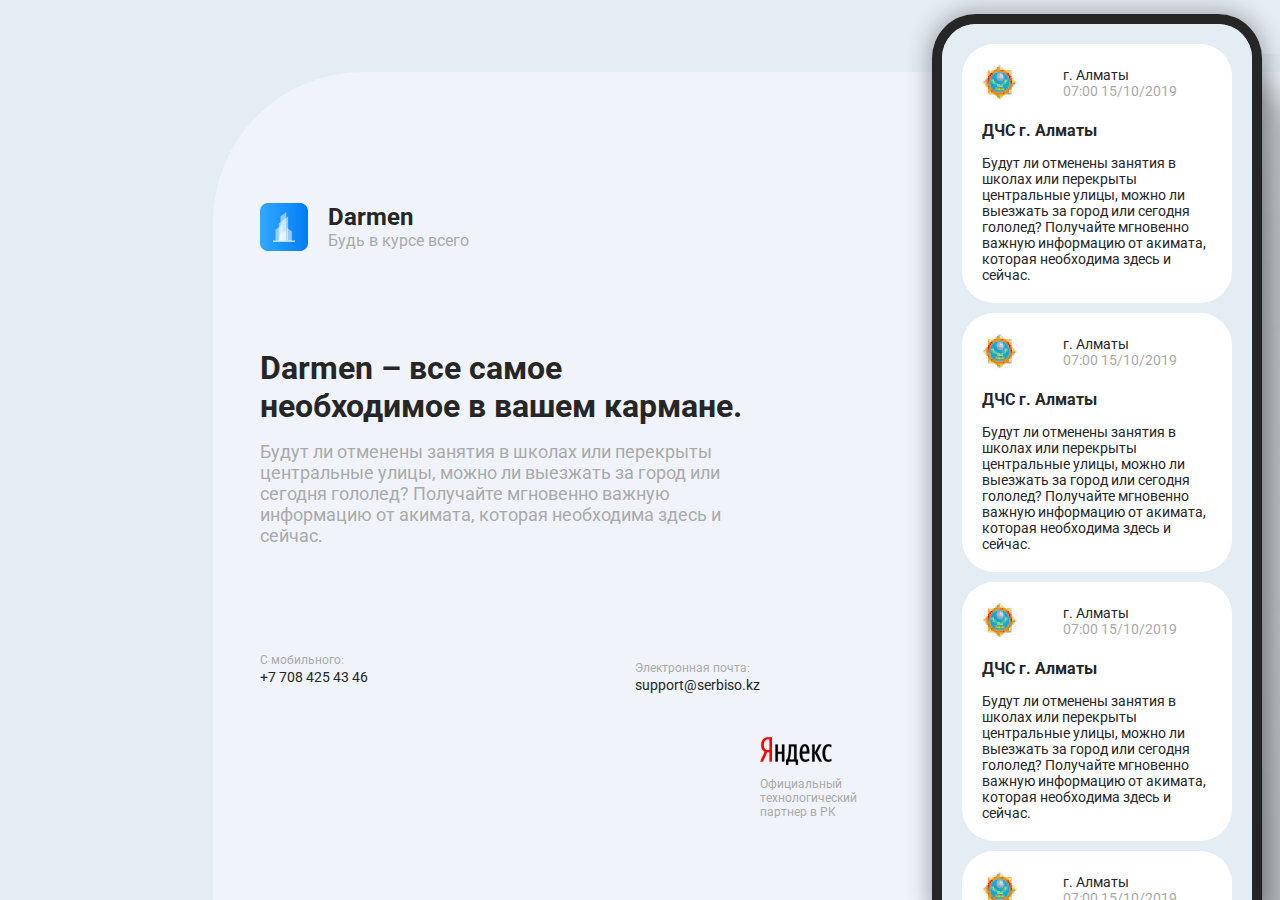
<file: epicentr-mob/index.html>
<!DOCTYPE html>
<html>
<head>
	<meta charset="UTF-8">
	<meta name="viewport" content="width=device-width, initial-scale=1.0">
	<meta http-equiv="X-UA-Compatible" content="ie=edge">
	<title>Epicentr</title>
	<link href="https://fonts.googleapis.com/css?family=Roboto:400,500,700&display=swap" rel="stylesheet"> 
	<link rel="stylesheet" type="text/css" href="css/styles.css" />
</head>
<body>
	<section>
		<div class="wrapper"></div>
		<div class="container">
			<div class="outer">
				<div class="info_box">
					<div class="info_box__logo_box">
						<div class="info_box__logo_box__img_box">
							<img class="info_box__logo_box__img_box__img" src="img/logo-x2.png" alt="logo-img">
						</div>
						<div class="info_box__logo_box__title_box">
							<p class="info_box__logo_box__title_box__title">Darmen</p>
							<p class="info_box__logo_box__title_box__text">Будь в курсе всего</p>
						</div>
					</div>
					<div class="info_box__title_box">
						<div class="info_box__title_box__inner">
							<p class="info_box__title_box__title">Darmen – все самое необходимое в вашем кармане.</p>
						</div>
						<div class="info_box__title_box__inner">
							<p class="info_box__title_box__text">Будут ли отменены занятия в школах или перекрыты центральные улицы, можно ли выезжать за город или сегодня гололед? Получайте мгновенно важную информацию от акимата, которая необходима здесь и сейчас.</p>
						</div>
					</div>
					<div class="info_box__contacts_box">
						<div class="info_box__contacts_box__inner">
							<p class="info_box__contacts_box__text">С мобильного:</p>
							<a class="info_box__contacts_box__link" href="tel:+77084254346">
								<p class="info_box__contacts_box__text info_box__contacts_box__text__link">+7 708 425 43 46</p>
							</a>
						</div>
						<div class="info_box__contacts_box__inner">
							<p class="info_box__contacts_box__text">Электронная почта:</p>
							<a class="info_box__contacts_box__link" href="mailto:support@serbiso.kz">
								<p class="info_box__contacts_box__text info_box__contacts_box__text__link">support@serbiso.kz</p>
							</a>
						</div>
					</div>
				</div>
				<div class="partner_box">
					<div class="partner_box__inner">
						<img class="partner_box__img" src="img/yandex-x2.png" alt="yandex-img">
						<p class="partner_box__text">Официальный технологический партнер в РК</p>
					</div>
				</div>
				<div class="messages_box">
					<div class="messages_box__inner">
						<div class="messages_box__outer">
							<div class="messages_box__outer__img_box">
								<div class="messages_box__outer__img_box__img"></div>
							</div>
						</div>
						<div class="messages_box__chat_box">
							<div class="messages_box__text_box">
								<div class="messages_box__text_box__logo_box">
									<div class="messages_box__text_box__logo_box__img_box">
										<img class="messages_box__text_box__logo_box__img_box__img" src="img/badge-x2.png" alt="logo-pin">
									</div>
									<div class="messages_box__text_box__logo_box__info_box">
										<p class="messages_box__text_box__logo_box__info_box__text messages_box__text_box__logo_box__info_box__text--city">г. Алматы</p>
										<p class="messages_box__text_box__logo_box__info_box__text messages_box__text_box__logo_box__info_box__text--date">07:00 15/10/2019</p>
									</div>
								</div>
								<div class="messages_box__text_box__title">ДЧС г. Алматы</div>
								<div class="messages_box__text_box__text">Будут ли отменены занятия в школах или перекрыты центральные улицы, можно ли выезжать за город или сегодня гололед? Получайте мгновенно важную информацию от акимата, которая необходима здесь и сейчас.</div>
							</div>
							<div class="messages_box__text_box">
								<div class="messages_box__text_box__logo_box">
									<div class="messages_box__text_box__logo_box__img_box">
										<img class="messages_box__text_box__logo_box__img_box__img" src="img/badge-x2.png" alt="logo-pin">
									</div>
									<div class="messages_box__text_box__logo_box__info_box">
										<p class="messages_box__text_box__logo_box__info_box__text messages_box__text_box__logo_box__info_box__text--city">г. Алматы</p>
										<p class="messages_box__text_box__logo_box__info_box__text messages_box__text_box__logo_box__info_box__text--date">07:00 15/10/2019</p>
									</div>
								</div>
								<div class="messages_box__text_box__title">ДЧС г. Алматы</div>
								<div class="messages_box__text_box__text">Будут ли отменены занятия в школах или перекрыты центральные улицы, можно ли выезжать за город или сегодня гололед? Получайте мгновенно важную информацию от акимата, которая необходима здесь и сейчас.</div>
							</div>
							<div class="messages_box__text_box">
								<div class="messages_box__text_box__logo_box">
									<div class="messages_box__text_box__logo_box__img_box">
										<img class="messages_box__text_box__logo_box__img_box__img" src="img/badge-x2.png" alt="logo-pin">
									</div>
									<div class="messages_box__text_box__logo_box__info_box">
										<p class="messages_box__text_box__logo_box__info_box__text messages_box__text_box__logo_box__info_box__text--city">г. Алматы</p>
										<p class="messages_box__text_box__logo_box__info_box__text messages_box__text_box__logo_box__info_box__text--date">07:00 15/10/2019</p>
									</div>
								</div>
								<div class="messages_box__text_box__title">ДЧС г. Алматы</div>
								<div class="messages_box__text_box__text">Будут ли отменены занятия в школах или перекрыты центральные улицы, можно ли выезжать за город или сегодня гололед? Получайте мгновенно важную информацию от акимата, которая необходима здесь и сейчас.</div>
							</div>
							<div class="messages_box__text_box">
								<div class="messages_box__text_box__logo_box">
									<div class="messages_box__text_box__logo_box__img_box">
										<img class="messages_box__text_box__logo_box__img_box__img" src="img/badge-x2.png" alt="logo-pin">
									</div>
									<div class="messages_box__text_box__logo_box__info_box">
										<p class="messages_box__text_box__logo_box__info_box__text messages_box__text_box__logo_box__info_box__text--city">г. Алматы</p>
										<p class="messages_box__text_box__logo_box__info_box__text messages_box__text_box__logo_box__info_box__text--date">07:00 15/10/2019</p>
									</div>
								</div>
								<div class="messages_box__text_box__title">ДЧС г. Алматы</div>
								<div class="messages_box__text_box__text">Будут ли отменены занятия в школах или перекрыты центральные улицы, можно ли выезжать за город или сегодня гололед? Получайте мгновенно важную информацию от акимата, которая необходима здесь и сейчас.</div>
							</div>
							<div class="messages_box__text_box">
								<div class="messages_box__text_box__logo_box">
									<div class="messages_box__text_box__logo_box__img_box">
										<img class="messages_box__text_box__logo_box__img_box__img" src="img/badge-x2.png" alt="logo-pin">
									</div>
									<div class="messages_box__text_box__logo_box__info_box">
										<p class="messages_box__text_box__logo_box__info_box__text messages_box__text_box__logo_box__info_box__text--city">г. Алматы</p>
										<p class="messages_box__text_box__logo_box__info_box__text messages_box__text_box__logo_box__info_box__text--date">07:00 15/10/2019</p>
									</div>
								</div>
								<div class="messages_box__text_box__title">ДЧС г. Алматы</div>
								<div class="messages_box__text_box__text">Будут ли отменены занятия в школах или перекрыты центральные улицы, можно ли выезжать за город или сегодня гололед? Получайте мгновенно важную информацию от акимата, которая необходима здесь и сейчас.</div>
							</div>
							<div class="messages_box__text_box">
								<div class="messages_box__text_box__logo_box">
									<div class="messages_box__text_box__logo_box__img_box">
										<img class="messages_box__text_box__logo_box__img_box__img" src="img/badge-x2.png" alt="logo-pin">
									</div>
									<div class="messages_box__text_box__logo_box__info_box">
										<p class="messages_box__text_box__logo_box__info_box__text messages_box__text_box__logo_box__info_box__text--city">г. Алматы</p>
										<p class="messages_box__text_box__logo_box__info_box__text messages_box__text_box__logo_box__info_box__text--date">07:00 15/10/2019</p>
									</div>
								</div>
								<div class="messages_box__text_box__title">ДЧС г. Алматы</div>
								<div class="messages_box__text_box__text">Будут ли отменены занятия в школах или перекрыты центральные улицы, можно ли выезжать за город или сегодня гололед? Получайте мгновенно важную информацию от акимата, которая необходима здесь и сейчас.</div>
							</div>
							<div class="messages_box__text_box">
								<div class="messages_box__text_box__logo_box">
									<div class="messages_box__text_box__logo_box__img_box">
										<img class="messages_box__text_box__logo_box__img_box__img" src="img/badge-x2.png" alt="logo-pin">
									</div>
									<div class="messages_box__text_box__logo_box__info_box">
										<p class="messages_box__text_box__logo_box__info_box__text messages_box__text_box__logo_box__info_box__text--city">г. Алматы</p>
										<p class="messages_box__text_box__logo_box__info_box__text messages_box__text_box__logo_box__info_box__text--date">07:00 15/10/2019</p>
									</div>
								</div>
								<div class="messages_box__text_box__title">ДЧС г. Алматы</div>
								<div class="messages_box__text_box__text">Будут ли отменены занятия в школах или перекрыты центральные улицы, можно ли выезжать за город или сегодня гололед? Получайте мгновенно важную информацию от акимата, которая необходима здесь и сейчас.</div>
							</div>
							<div class="messages_box__text_box">
								<div class="messages_box__text_box__logo_box">
									<div class="messages_box__text_box__logo_box__img_box">
										<img class="messages_box__text_box__logo_box__img_box__img" src="img/badge-x2.png" alt="logo-pin">
									</div>
									<div class="messages_box__text_box__logo_box__info_box">
										<p class="messages_box__text_box__logo_box__info_box__text messages_box__text_box__logo_box__info_box__text--city">г. Алматы</p>
										<p class="messages_box__text_box__logo_box__info_box__text messages_box__text_box__logo_box__info_box__text--date">07:00 15/10/2019</p>
									</div>
								</div>
								<div class="messages_box__text_box__title">ДЧС г. Алматы</div>
								<div class="messages_box__text_box__text">Будут ли отменены занятия в школах или перекрыты центральные улицы, можно ли выезжать за город или сегодня гололед? Получайте мгновенно важную информацию от акимата, которая необходима здесь и сейчас.</div>
							</div>
						</div>
					</div>
				</div>
			</div>
		</div>
	</section>
	
	<script src="js/script.js"></script>
</body>
</html>
</file>
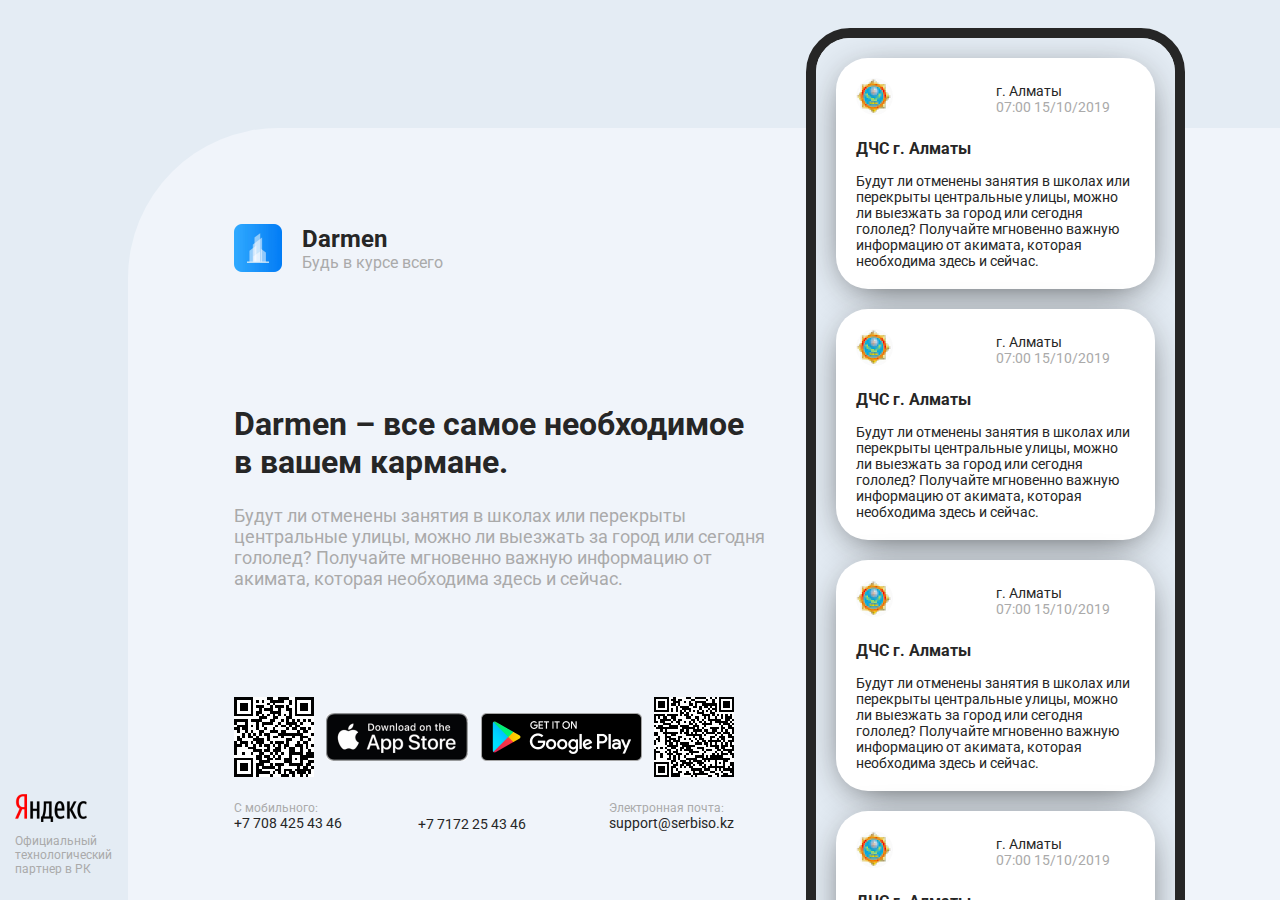
<file: epicentr/index.html>
<!DOCTYPE html>
<html>
<head>
	<meta charset="UTF-8">
	<meta name="viewport" content="width=device-width, initial-scale=1.0">
	<meta http-equiv="X-UA-Compatible" content="ie=edge">
	<title>Epicentr</title>
	<link href="https://fonts.googleapis.com/css?family=Roboto:400,500,700&display=swap" rel="stylesheet"> 
	<link rel="stylesheet" type="text/css" href="css/styles.css" />
</head>
<body>
	<section>
		<div class="container">
			<div class="wrapper">
				<div class="wrapper__partner">
					<div class="wrapper__partner__inner">
						<img class="wrapper__partner__inner__img" src="img/yandex-x2.png" alt="yandex-img">
						<p class="wrapper__partner__inner__text">Официальный технологический партнер в РК</p>
					</div>
				</div>
				<div class="wrapper__info">
					<div class="wrapper__info_box">
						<div class="wrapper__info_box__outer">
							<div class="wrapper__info_box__outer__logo_box">
								<div class="wrapper__info_box__outer__logo_box__inner">
									<img class="wrapper__info_box__outer__logo_box__inner__img" src="img/logo-x2.png" alt="logo-img">
								</div>
								<div class="wrapper__info_box__outer__logo_box__inner">
									<p class="wrapper__info_box__outer__logo_box__inner__title">Darmen</p>
									<p class="wrapper__info_box__outer__logo_box__inner__text">Будь в курсе всего</p>
								</div>
							</div>
							<div class="wrapper__info_box__outer__title_box">
								<div class="wrapper__info_box__outer__title_box__inner">
									<p class="wrapper__info_box__outer__title_box__inner__text">Darmen – все самое необходимое в вашем кармане.</p>
								</div>
								<div class="wrapper__info_box__outer__title_box__text_box">
									<p class="wrapper__info_box__outer__title_box__text_box__text">Будут ли отменены занятия в школах или перекрыты центральные улицы, можно ли выезжать за город или сегодня гололед? Получайте мгновенно важную информацию от акимата, которая необходима здесь и сейчас.</p>
								</div>
							</div>
							<div class="wrapper__info_box__outer__pad_box">
								<div class="wrapper__info_box__outer__buttons_box">
									<div class="wrapper__info_box__outer__buttons_box__inner">
										<img class="wrapper__info_box__outer__buttons_box__inner__img wrapper__info_box__outer__buttons_box__inner__img--qr" src="img/qr-code-appstore.svg" alt="qr-code-appstore">
									</div>
									<div class="wrapper__info_box__outer__buttons_box__inner">
										<a href="https://apps.apple.com/us/app/serbiso/id1293220771" target="_blank">
											<img class="wrapper__info_box__outer__buttons_box__inner__img wrapper__info_box__outer__buttons_box__inner__img--app" src="img/app-store-x2.png" alt="appstore-img">
										</a>
									</div>
									<div class="wrapper__info_box__outer__buttons_box__inner">
										<a href="https://play.google.com/store/apps/details?id=com.sannacode.android.serbiso&hl=ru" target="_blank">
											<img class="wrapper__info_box__outer__buttons_box__inner__img wrapper__info_box__outer__buttons_box__inner__img--goo" src="img/google-play-x2.png" alt="googleplay-img">
										</a>
									</div>
									<div class="wrapper__info_box__outer__buttons_box__inner">
										<img class="wrapper__info_box__outer__buttons_box__inner__img wrapper__info_box__outer__buttons_box__inner__img--qr" src="img/qr-code-googleplay.svg" alt="qr-code-googleplay">
									</div>
								</div>
								<div class="wrapper__info_box__outer__contacts_box">
									<div class="wrapper__info_box__outer__contacts_box__inner">
										<p class="wrapper__info_box__outer__contacts_box__inner__text wrapper__info_box__outer__contacts_box__inner__text--title">С мобильного:</p>
										<p class="wrapper__info_box__outer__contacts_box__inner__text wrapper__info_box__outer__contacts_box__inner__text--info">+7 708 425 43 46</p>
									</div>
									<div class="wrapper__info_box__outer__contacts_box__inner">
										<p class="wrapper__info_box__outer__contacts_box__inner__text wrapper__info_box__outer__contacts_box__inner__text--info">+7 7172 25 43 46</p>
									</div>
									<div class="wrapper__info_box__outer__contacts_box__inner">
										<p class="wrapper__info_box__outer__contacts_box__inner__text wrapper__info_box__outer__contacts_box__inner__text--title">Электронная почта:</p>
										<p class="wrapper__info_box__outer__contacts_box__inner__text wrapper__info_box__outer__contacts_box__inner__text--info">support@serbiso.kz</p>
									</div>
								</div>
							</div>
						</div>
					</div>
					<div class="messages_box">
						<div class="messages_box__outer">
							<div class="messages_box__outer__inner">
								<div class="messages_box__outer__inner__logo">
									<div class="messages_box__outer__inner__logo__img_box">
										<img class="messages_box__outer__inner__logo__img_box__img" src="img/badge-x2.png" alt="logo-pin">
									</div>
									<div class="messages_box__outer__inner__logo__info">
										<p class="messages_box__outer__inner__logo__info__city">г. Алматы</p>
										<p class="messages_box__outer__inner__logo__info__date">07:00 15/10/2019</p>
									</div>
								</div>
								<div class="messages_box__outer__inner__title">ДЧС г. Алматы</div>
								<div class="messages_box__outer__inner__text">Будут ли отменены занятия в школах или перекрыты центральные улицы, можно ли выезжать за город или сегодня гололед? Получайте мгновенно важную информацию от акимата, которая необходима здесь и сейчас.</div>
							</div>
							<div class="messages_box__outer__inner">
								<div class="messages_box__outer__inner__logo">
									<div class="messages_box__outer__inner__logo__img_box">
										<img class="messages_box__outer__inner__logo__img_box__img" src="img/badge-x2.png" alt="logo-pin">
									</div>
									<div class="messages_box__outer__inner__logo__info">
										<p class="messages_box__outer__inner__logo__info__city">г. Алматы</p>
										<p class="messages_box__outer__inner__logo__info__date">07:00 15/10/2019</p>
									</div>
								</div>
								<div class="messages_box__outer__inner__title">ДЧС г. Алматы</div>
								<div class="messages_box__outer__inner__text">Будут ли отменены занятия в школах или перекрыты центральные улицы, можно ли выезжать за город или сегодня гололед? Получайте мгновенно важную информацию от акимата, которая необходима здесь и сейчас.</div>
							</div>
							<div class="messages_box__outer__inner">
								<div class="messages_box__outer__inner__logo">
									<div class="messages_box__outer__inner__logo__img_box">
										<img class="messages_box__outer__inner__logo__img_box__img" src="img/badge-x2.png" alt="logo-pin">
									</div>
									<div class="messages_box__outer__inner__logo__info">
										<p class="messages_box__outer__inner__logo__info__city">г. Алматы</p>
										<p class="messages_box__outer__inner__logo__info__date">07:00 15/10/2019</p>
									</div>
								</div>
								<div class="messages_box__outer__inner__title">ДЧС г. Алматы</div>
								<div class="messages_box__outer__inner__text">Будут ли отменены занятия в школах или перекрыты центральные улицы, можно ли выезжать за город или сегодня гололед? Получайте мгновенно важную информацию от акимата, которая необходима здесь и сейчас.</div>
							</div>
							<div class="messages_box__outer__inner">
								<div class="messages_box__outer__inner__logo">
									<div class="messages_box__outer__inner__logo__img_box">
										<img class="messages_box__outer__inner__logo__img_box__img" src="img/badge-x2.png" alt="logo-pin">
									</div>
									<div class="messages_box__outer__inner__logo__info">
										<p class="messages_box__outer__inner__logo__info__city">г. Алматы</p>
										<p class="messages_box__outer__inner__logo__info__date">07:00 15/10/2019</p>
									</div>
								</div>
								<div class="messages_box__outer__inner__title">ДЧС г. Алматы</div>
								<div class="messages_box__outer__inner__text">Будут ли отменены занятия в школах или перекрыты центральные улицы, можно ли выезжать за город или сегодня гололед? Получайте мгновенно важную информацию от акимата, которая необходима здесь и сейчас.</div>
							</div>
							<div class="messages_box__outer__inner">
								<div class="messages_box__outer__inner__logo">
									<div class="messages_box__outer__inner__logo__img_box">
										<img class="messages_box__outer__inner__logo__img_box__img" src="img/badge-x2.png" alt="logo-pin">
									</div>
									<div class="messages_box__outer__inner__logo__info">
										<p class="messages_box__outer__inner__logo__info__city">г. Алматы</p>
										<p class="messages_box__outer__inner__logo__info__date">07:00 15/10/2019</p>
									</div>
								</div>
								<div class="messages_box__outer__inner__title">ДЧС г. Алматы</div>
								<div class="messages_box__outer__inner__text">Будут ли отменены занятия в школах или перекрыты центральные улицы, можно ли выезжать за город или сегодня гололед? Получайте мгновенно важную информацию от акимата, которая необходима здесь и сейчас.</div>
							</div>
							<div class="messages_box__outer__inner">
								<div class="messages_box__outer__inner__logo">
									<div class="messages_box__outer__inner__logo__img_box">
										<img class="messages_box__outer__inner__logo__img_box__img" src="img/badge-x2.png" alt="logo-pin">
									</div>
									<div class="messages_box__outer__inner__logo__info">
										<p class="messages_box__outer__inner__logo__info__city">г. Алматы</p>
										<p class="messages_box__outer__inner__logo__info__date">07:00 15/10/2019</p>
									</div>
								</div>
								<div class="messages_box__outer__inner__title">ДЧС г. Алматы</div>
								<div class="messages_box__outer__inner__text">Будут ли отменены занятия в школах или перекрыты центральные улицы, можно ли выезжать за город или сегодня гололед? Получайте мгновенно важную информацию от акимата, которая необходима здесь и сейчас.</div>
							</div>
						</div>
					</div>
				</div>
			</div>
		</div>
	</section>
	
	<script src="js/script.js"></script>
</body>
</html>
</file>
<file: epicentr-mob/css/styles.css>
* {
	margin: 0;
	padding: 0;
}

body {
	background: #E4ECF4;
}
section {
	overflow: hidden;
}
.wrapper {
	width: calc(100% - 2%);
	/*height: calc(100% - 2%);*/
	position: absolute;
	top: 2%;
	left: 2%;
	background: #F0F4FA;
	border-radius: 64px 0px 0px 0px;
	z-index: -1;
}
.container {
	width: 100%;
	/*height: 100%;*/
	margin: 0 auto;
}
.outer {
	width: 100%;
	height: 100%;
	margin-top: 40px;
	display: flex;
	flex-direction: column;
}


.partner_box--desk {
	display: none;
}

.info_box {
	width: 100%;
	display: flex;
	flex-direction: column;
}

/*info-box logo-box*/
.info_box__logo_box {
	margin: 0 auto;
	display: flex;
	align-items: center;
}
.info_box__logo_box__img_box {
	display: flex;
}
.info_box__logo_box__img_box__img {
	width: 40px;
	height: 40px;
}
.info_box__logo_box__title_box {
	margin-left: 16px;
}
.info_box__logo_box__title_box__title {
	font-family: 'Roboto', sans-serif;
	font-size: 18px;
	font-weight: 700;
	color: #262626;
}
.info_box__logo_box__title_box__text {
	font-family: 'Roboto', sans-serif;
	font-size: 14px;
	color: #AAAAAA;
}

/*info-box title-box*/
.info_box__title_box {
	margin-top: 24px;
	display: flex;
	flex-direction: column;
}
.info_box__title_box__inner {
	margin-top: 16px;
	text-align: center;
}
.info_box__title_box__title {
	padding: 0 47px;
	font-family: 'Roboto', sans-serif;
	font-size: 18px;
	font-weight: 700;
	color: #262626;
}
.info_box__title_box__text {
	padding: 0 31px;
	font-family: 'Roboto', sans-serif;
	font-size: 14px;
	font-weight: 400;
	color: #AAAAAA;
}

/*info-box pad-box*/
.info_box__pad_box {
	display: none;
	margin-top: 24px;
}
.info_box__pad_box__inner {
	width: 100%;
	display: inline-flex;
	align-items: center;
	justify-content: space-between;
}
.info_box__pad_box__img_box {
	display: flex;
}
.info_box__pad_box__img_box > a {
	display: flex;
}
.info_box__pad_box__img_box__img--app {
	width: 142px;
}
.info_box__pad_box__img_box__img--goo {
	width: 161px;
}
.info_box__pad_box__img_box__img--qr {
	width: 80px;
}

/*info-box contacts-box*/
.info_box__contacts_box {
	margin-top: 40px;
	padding: 0 30px;
	display: flex;
	align-items: center;
	justify-content: space-between;
}
.info_box__contacts_box__inner {
	text-align: left;
}
.info_box__contacts_box__inner:nth-child(2) {
	display: none;
	padding-top: 16px;
}
.info_box__contacts_box__text {
	font-family: 'Roboto', sans-serif;
	font-size: 12px;
	color: #AAAAAA;
}
.info_box__contacts_box__link {
	display: block;
	text-decoration: none;
}
.info_box__contacts_box__text__link {
	margin-top: 2px;
	font-size: 14px;
	font-weight: 400;
	color: #262626;
}

/*partner-box*/
.partner_box {
	margin: 31px auto 0 auto;
	padding: 0 31px;
}
.partner_box__inner {
	display: flex;
	align-items: center;
	justify-content: flex-end;
}
.partner_box__img {
	width: 41px;
	margin-right: 11px;
}
.partner_box__text {
	font-family: 'Roboto', sans-serif;
	font-size: 12px;
	color: #AAAAAA;
}

/*messages-box*/
.messages_box {
	height: 100%;
	margin-top: 40px;
}
.messages_box__outer {
	width: 290px;
	margin: 0 auto;
}
.messages_box__outer__img_box {
	position: relative;
}
.messages_box__outer__img_box__img {
	width: 1200px;
	/*min-width: 400px;*/
	/*height: 659px;*/
	margin: 0 auto;
	background-image: url(../img/back-shadow.png);
	background-size: cover;
	position: absolute;
	top: 40px;
	left: 274px;
    /*background-position-x: -142px;
    background-position-y: -5px;*/
}
.messages_box__inner {
	width: 100%;
	height: 100%;
}

/*messages-box chat-box*/
.messages_box__chat_box {
	width: 260px;
	height: 100%;
	margin: 0 auto;
	overflow-y: scroll;
	scrollbar-width: none;
	background-color: #E4ECF4;
	border-top: 10px solid #262626;
	border-left: 10px solid #262626;
	border-right: 10px solid #262626;
	border-radius: 44px 44px 0 0;
	box-sizing: border-box;
	box-shadow: 0 0 20px 5px #AEB1B6;
}
.messages_box__chat_box::-webkit-scrollbar { width: 0 !important }
.messages_box__chat_box { overflow: -moz-scrollbars-none; }
.messages_box__chat_box { -ms-overflow-style: none; }
.messages_box__text_box {
	margin: 10px 20px;
	padding: 20px;
	background: #FFFFFF;
	border-radius: 32px;
	box-sizing: border-box;
}
.messages_box__text_box:first-child {
	margin-top: 20px;
}
.messages_box__text_box:last-child {
	margin-bottom: 20px;
}
.messages_box__text_box__logo_box {
	width: 100%;
	display: flex;
	align-items: center;
	justify-content: space-between;
}
.messages_box__text_box__logo_box__img_box {
	width: 35%;
	display: flex;
}
.messages_box__text_box__logo_box__img_box__img {
	width: 37px;
	height: 37px;
}
.messages_box__text_box__logo_box__info_box {
	width: 65%;
}
.messages_box__text_box__logo_box__info_box__text {
	text-align: left;
	font-family: 'Roboto', sans-serif;
	font-size: 14px;
	color: #262626;
}
.messages_box__text_box__logo_box__info_box__text--date {
	color: #AAAAAA;
}
.messages_box__text_box__title {
	text-align: left;
	font-family: 'Roboto', sans-serif;
	font-size: 16px;
	font-weight: 700;
	color: #262626;
	margin-top: 20px;
}
.messages_box__text_box__text {
	text-align: left;
	font-family: 'Roboto', sans-serif;
	font-size: 14px;
	color: #262626;
	margin-top: 15px;
}

/*popup-link*/
.popup__link_box {
	width: 280px;
	display: block;
	background: transparent linear-gradient(81deg, #2EA8FE 0%, #047FF6 100%);
	box-shadow: 0px 8px 40px #000014;
	border-radius: 8px;
	position: fixed;
	left: 50%;
	transform: translate(-50%, 0);
	bottom: 10%;
}
.popup__link {
	display: block;
	padding: 13px 24px;
	font-family: 'Roboto', sans-serif;
	font-size: 18px;
	font-weight: 700;
	color: #FFFFFF;
	text-decoration: none;
}

/*popup*/
.popup {
	width: 100%;
	height: 100%;
	position: fixed;
	top: 0;
	left: 0;
	background: rgba(170, 170, 170, 0.9);
	opacity: 0;
	display: none;
	transition: all 0.5s;
}
.popup__outer {
	width: 100%;
	height: 0;
	position: fixed;
	bottom: 0;
	left: 0;
	background: white;
	border-radius: 24px 24px 0 0;
	display: flex;
	flex-direction: column;
	transition: height 0.5s;
}
.popup__inner {

}
.popup__inner--but_cl {
	width: 100%;
	display: inline-flex;
	justify-content: flex-end;
}
.popup__inner__but_cl_box {
	width: 24px;
	height: 24px;
	margin: 15px 15px 0 0;
	border-radius: 12px;
	background-color: #aaaaaa;
	display: flex;
	cursor: pointer;
}
.popup__inner__but_cl_box > img {
	margin: 0 auto;
}
.popup__inner__logo_box {
	display: flex;
	justify-content: space-around;
}
.popup__inner__logo_box > img {
	width: 40px;
	height: 40px;
}
.popup__inner--title {
	margin-top: 24px;
}
.popup__inner__title_box {
	width: 100%;
	text-align: center;
}
.popup__inner__title_box__title {
	font-family: 'Roboto', sans-serif;
	font-size: 18px;
	font-weight: 700;
	color: #262626;
}
.popup__inner--pad {
	margin-top: 32px;
}
.popup__inner__pad_box {
	width: 100%;
	display: inline-flex;
	justify-content: space-evenly;
}
.popup__inner__pad_box__inner {
	display: flex;
}
.popup__inner__pad_box__inner > a {
	display: block;
}
.popup__inner__pad_box__img--app {
	width: 142px;
}
.popup__inner__pad_box__img--goo {
	width: 161px;
}

@media only screen and (min-width: 1150px) {
	.wrapper {
		width: calc(100% - 100vw/8);
		height: 92%;
		top: 8%;
		left: calc(100vw/8);
		border-radius: 150px 0px 0px 0px;
	}
	.container {
		width: 960px;
		height: 100vh;
	}
	.outer {
		height: 75%;
		margin-top: 15%;
		display: inline-flex;
		flex-direction: row;
		justify-content: space-evenly;
	}

	/*partner-box*/
	.partner_box--mob {
		display: none;
	}
	.partner_box--desk {
		width: 100px;
		margin-bottom: 24px;
		display: block;
	}
	.partner_box {
		margin-top: 0;
		padding: 0;
	}
	.partner_box__inner {
		width: 100%;
		height: 100%;
		flex-direction: column;
		align-items: flex-start;
	}
	.partner_box__img {
		width: 72px;
		margin-right: 0;
		margin-bottom: 12px;
	}
	.partner_box__text {
		text-align: left;
	}

	/*info-box logo-box*/
	.info_box {
		min-width: 500px;
		max-width: 1000px;
		height: 90%;
		margin-left: 100px;
		justify-content: space-evenly;
	}
	.info_box__logo_box {
		margin: 0;
	}
	.info_box__logo_box__img_box__img {
		width: 48px;
		height: 48px;
	}
	.info_box__logo_box__title_box {
		margin-left: 20px;
	}
	.info_box__logo_box__title_box__title {
		font-size: 24px;
	}
	.info_box__logo_box__title_box__text {
		font-size: 16px;
	}

	/*info-box title-box*/
	.info_box__title_box__inner {
		text-align: left;
	}
	.info_box__title_box__title {
		padding: 0;
		font-size: 32px;
	}
	.info_box__title_box__text {
		padding: 0;
		font-size: 18px;
	}

	/*info-box pad-box*/
	.info_box__pad_box {
		display: block;
	}

	/*info-box contacts-box*/
	.info_box__contacts_box {
		width: 100%;
		padding: 0;
	}
	.info_box__contacts_box__inner:nth-child(2) {
		display: block;
	}

	/*messages-box*/
	.messages_box {
		margin-top: -130px;
		margin-left: 60px;
	}
	.messages_box__outer {
		width: 360px;
	}
	.messages_box__outer__img_box__img {
		left: 344px;
	}
	.messages_box__inner {
		height: 132%;
	}

	/*messages-box chat-box*/
	.messages_box__chat_box {
		width: 330px;
	}

	/*popup-link*/
	.popup__link_box {
		display: none;
	}
}

@media only screen and (min-width: 1200px) {
	.wrapper {
		width: calc(100% - 100vw/6);
		left: calc(100vw/6);
	}
}

@media only screen and (min-width: 1300px) {
	.wrapper {
		width: calc(100% - 100vw/8);
		left: calc(100vw/8);
	}
	.partner_box__inner {
		height: 105%;
	}
	/*messages-box*/
	.messages_box {
		margin-left: 160px;
	}
}


@media only screen and (min-width: 1600px) {
	.wrapper {
		width: calc(100% - 100vw/4.8);
		left: calc(100vw/4.8);
	}
}

@media only screen and (min-width: 2000px) {
	.wrapper {
		width: calc(100% - 100vw/5.5);
		height: 85%;
		top: 15%;
		left: calc(100vw/5.5);
	}
	.container {
		width: calc(100vw/2);
	}
	.outer {
		margin-top: 15%;
	}
	.partner_box__inner {
		height: 115%;
	}
	.info_box {
		min-width: 800px;
		height: 120%;
		margin-left: 200px;
	}
}

@media only screen and (min-width: 2500px) {
	.wrapper {
		width: calc(100% - 100vw/3.8);
		left: calc(100vw/3.8);
	}
	.outer {
		margin-top: 12%;
	}
}

@media only screen and (min-width: 3000px) {
	.wrapper {
		width: calc(100% - 100vw/4 - 150px);
		height: 86%;
		top: 14%;
		left: calc(100vw/4 + 150px);
	}
	.outer {
		/*height: 100%;*/
		margin-top: 10%;
		justify-content: inherit;
	}
}

@media only screen and (min-width: 4000px) {
	.wrapper {
		width: calc(100% - 100vw/3);
		height: 89%;
		top: 11%;
		left: calc(100vw/3);
	}
	.outer {
		margin-top: 8%;
		justify-content: inherit;
	}
	.info_box {
		min-width: 800px;
		margin-left: 200px;
		justify-content: space-around;
	}
}
</file>
<file: epicentr/css/styles.css>
* {
	margin: 0;
	padding: 0;
}

body {
	background: #E4ECF4;
}
.container {
	margin: 0 auto;
}
.wrapper {
	width: 100%;
	height: 100%;
	display: flex;
	overflow: hidden;
	position: absolute;
	bottom: 0;
	left: 0;
}
.wrapper__partner {
	width: 100px;
	margin: 0 auto;
	display: flex;
	align-items: flex-end;
	margin-bottom: 24px;
	margin-right: 30px;
}
.wrapper__partner__inner {
	display: flex;
	flex-direction: column;
}
.wrapper__partner__inner__img {
	width: 72px;
	margin-bottom: 12px;
}
.wrapper__partner__inner__text {
	font-family: 'Roboto', sans-serif;
	font-size: 12px;
	color: #AAAAAA;
	text-align: left;
}




.wrapper__info {
	/*width: calc(100vw  - ((100vw / 87) * 1%));*/
	/*margin-top: calc(100vh - 70em);
	margin-top: -webkit-calc(100vh - 70em);
	margin-top: -o-calc(100vh - 70em);*/
	width: calc(100vw - 10%);
	margin-top: 10%;
	/*position: relative;*/
	background: #F0F4FA;
	border-radius: 150px 0px 0px 0px;
	display: flex;
	justify-content: space-between;
}

.wrapper__info_box {
	width: 45%;
	height: 90%;
}
.wrapper__info_box__outer {
	height: 90%;
	margin-top: 96px;
	margin-left: 106px;
	display: flex;
    flex-direction: column;
    justify-content: space-between;
}
.wrapper__info_box__outer__logo_box {
	display: flex;
	align-items: center;
}
.wrapper__info_box__outer__logo_box__inner:nth-child(1) {
	display: flex;
}
.wrapper__info_box__outer__logo_box__inner:nth-child(2) {
	margin-left: 20px;
}
.wrapper__info_box__outer__logo_box__inner__img {
	width: 48px;
	height: 48px;
}
.wrapper__info_box__outer__logo_box__inner__title {
	font-family: 'Roboto', sans-serif;
	font-size: 24px;
	font-weight: 700;
	color: #262626;
}
.wrapper__info_box__outer__logo_box__inner__text {
	font-family: 'Roboto', sans-serif;
	font-size: 16px;
	color: #AAAAAA;
}
.wrapper__info_box__outer__title_box {

}
.wrapper__info_box__outer__title_box__inner {
	min-width: 520px;
	margin-top: 24px;
}
.wrapper__info_box__outer__title_box__inner__text {
	font-family: 'Roboto', sans-serif;
	font-size: 32px;
	font-weight: 700;
	color: #262626;
}
.wrapper__info_box__outer__title_box__text_box {
	min-width: 550px;
	max-width: 1500px;
	margin-top: 24px;
}
.wrapper__info_box__outer__title_box__text_box__text {
	font-family: 'Roboto', sans-serif;
	font-size: 18px;
	font-weight: 400;
	color: #AAAAAA;
}
.wrapper__info_box__outer__pad_box {
	max-width: 600px;
}
.wrapper__info_box__outer__buttons_box {
	min-width: 500px;
	display: flex;
	align-items: center;
	justify-content: space-between;
}
.wrapper__info_box__outer__buttons_box__inner {
	display: flex;
}
.wrapper__info_box__outer__buttons_box__inner > a {
	display: flex;
}
.wrapper__info_box__outer__buttons_box__inner__img--app {
	width: 142px;
}
.wrapper__info_box__outer__buttons_box__inner__img--goo {
	width: 161px;
}
.wrapper__info_box__outer__buttons_box__inner__img--qr {
	width: 80px;
}
.wrapper__info_box__outer__contacts_box {
	min-width: 500px;
	margin-top: 24px;
	display: flex;
	justify-content: space-between;
}
.wrapper__info_box__outer__contacts_box__inner {
	display: flex;
	flex-direction: column;
	height: 33px;
}
.wrapper__info_box__outer__contacts_box__inner:nth-child(2) {
	margin-left: 48px;
	padding-top: 15px;
}
.wrapper__info_box__outer__contacts_box__inner:nth-child(3) {
	margin-left: 56px;
}
.wrapper__info_box__outer__contacts_box__inner__text--title {
	font-family: 'Roboto', sans-serif;
	font-size: 12px;
	color: #AAAAAA;
}
.wrapper__info_box__outer__contacts_box__inner__text--info {
	font-family: 'Roboto', sans-serif;
	font-size: 14px;
	font-weight: 400;
	color: #262626;
}





.messages_box {
	width: 55%;
	/*height: 100%;
	background-image: url(../img/back-shadow-x2.png);
	background-repeat: no-repeat;
	background-color: transparent;*/
	/*position: absolute;
	/*top: -105px;
	left: 525px;
	background-size: cover;
	overflow: hidden;*/
	height: 120%;
	overflow: hidden;
	margin-left: 160px;
	margin-top: -100px;
}
.messages_box__outer {
	width: 379px;
	height: 110%;
	padding-bottom: 150px;
	background-color: #E4ECF4;
	border: 10px solid #262626;
	border-radius: 44px;
	box-sizing: border-box;
	display: flex;
	flex-direction: column;
	overflow-y: scroll;
	scrollbar-width: none;
}

.messages_box__outer::-webkit-scrollbar { width: 0 !important }

.messages_box__outer { overflow: -moz-scrollbars-none; }

.messages_box__outer { -ms-overflow-style: none; }

.messages_box__outer__inner {
	margin: 10px 20px 10px 20px;
	padding: 20px;
	background: #FFFFFF;
	box-shadow: 0px 8px 40px -14px #262626;
	border-radius: 32px;
	box-sizing: border-box;
}
.messages_box__outer__inner:first-child {
	margin-top: 20px;
}
.messages_box__outer__inner__logo {
	width: 100%;
	display: flex;
	align-items: center;
	justify-content: space-between;
}
.messages_box__outer__inner__logo__img_box {
	width: 50%;
}
.messages_box__outer__inner__logo__img_box__img {
	width: 37px;
	height: 37px;
}
.messages_box__outer__inner__logo__info {
	width: 50%;
}
.messages_box__outer__inner__logo__info__city {
	text-align: left;
	font-family: 'Roboto', sans-serif;
	font-size: 14px;
	color: #262626;
}
.messages_box__outer__inner__logo__info__date {
	text-align: left;
	font-family: 'Roboto', sans-serif;
	font-size: 14px;
	color: #AAAAAA;
}
.messages_box__outer__inner__title {
	text-align: left;
	font-family: 'Roboto', sans-serif;
	font-size: 16px;
	font-weight: 700;
	color: #262626;
	margin-top: 20px;
}
.messages_box__outer__inner__text {
	text-align: left;
	font-family: 'Roboto', sans-serif;
	font-size: 14px;
	color: #262626;
	margin-top: 15px;
}

@media only screen and (max-width: 1600px) {
	.wrapper__partner {
		margin: 0 15px 24px 15px;
	}
}
</file>
